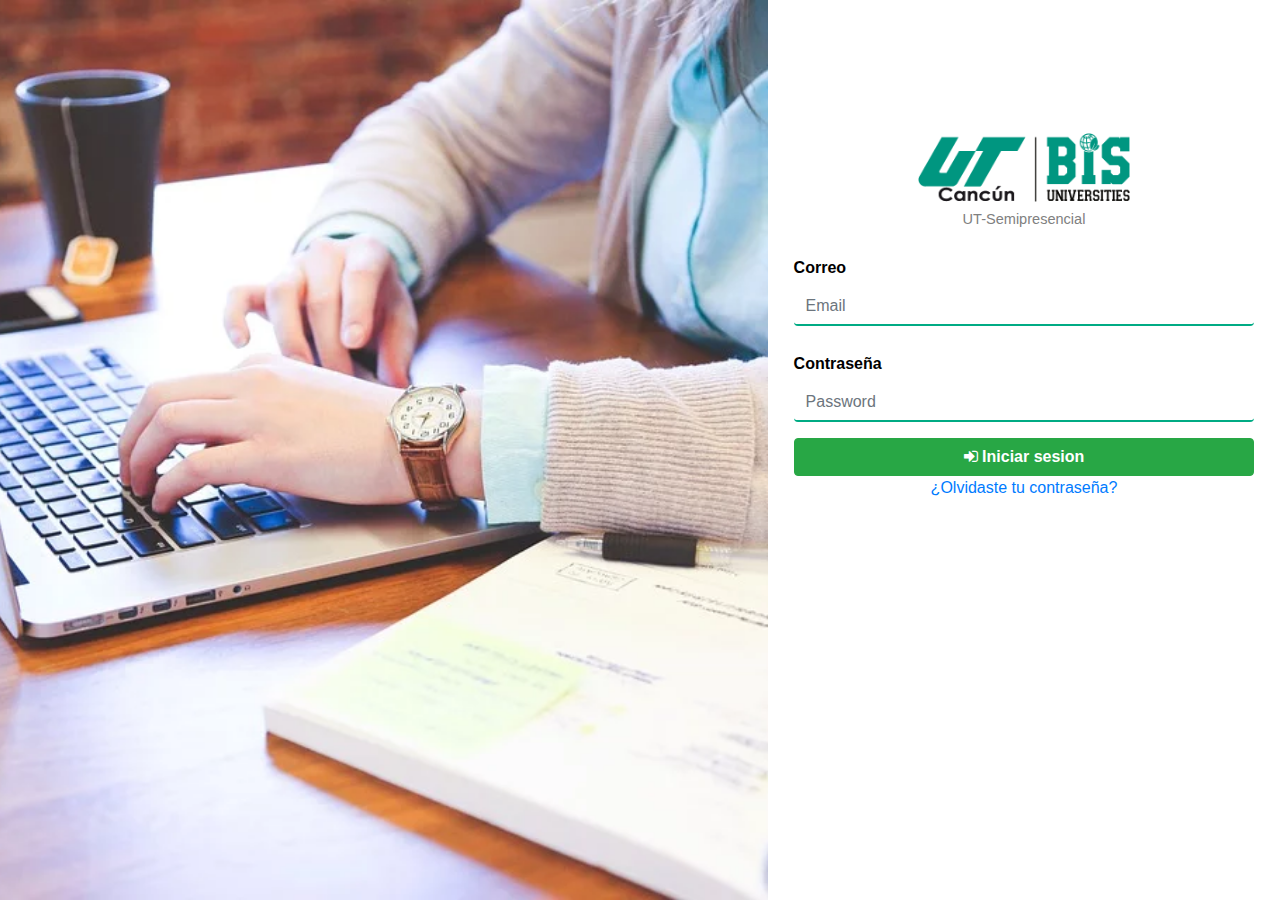
<file: index.html>
<!doctype html>


<html lang="en">

<head>
    <!-- Required meta tags -->
    <meta charset="utf-8">
    <meta name="viewport" content="width=device-width, initial-scale=1, shrink-to-fit=no">

    <!-- Bootstrap CSS -->
    <link rel="stylesheet" href="https://stackpath.bootstrapcdn.com/bootstrap/4.3.1/css/bootstrap.min.css" integrity="sha384-ggOyR0iXCbMQv3Xipma34MD+dH/1fQ784/j6cY/iJTQUOhcWr7x9JvoRxT2MZw1T" crossorigin="anonymous">
    <link rel="stylesheet" href="https://cdnjs.cloudflare.com/ajax/libs/font-awesome/4.7.0/css/font-awesome.min.css">
    <link rel="stylesheet" href="https://maxcdn.bootstrapcdn.com/bootstrap/4.0.0/css/bootstrap.min.css">
    <script src="https://ajax.googleapis.com/ajax/libs/jquery/3.3.1/jquery.min.js"></script>
    <link href="https://fonts.googleapis.com/icon?family=Material+Icons" rel="stylesheet">
    <link rel="stylesheet" href="https://fonts.googleapis.com/icon?family=Material+Icons">
    <link rel="stylesheet" href="css/styleLogin.css">
    <title>Login</title>
</head>

<body>

    <div class="main-box">

        <div class="box-left"></div>

        <div class="box-right text-center">

            <div class="login-from">
                <img id="imgLogo" src="img/logo.png">
                <p id="p">UT-Semipresencial</p>

                <div class="loginBox">
<!-- action="check-login.php" method="post" -->
                    <form >
                        <div class="form-group">
                            <label class="label"><b>Correo</b></label>
                            <input type="email" class="form-control input" name="email" placeholder="Email" required>
                        </div>
                        <div class="form-group">
                            <label class="label"><b>Contraseña</b></label>
                            <input type="password" class="form-control input" name="password" placeholder="Password" required>
                        </div>
                        <button type="submit" class="btn btn-success btn-block" id="btn-login"><i class="fa fa-sign-in" aria-hidden="true" href="Inicio.html">
								</i>
								<b >Iniciar sesion</b>
							</button>
                    </form>
                    <!-- Collapse a form when user click Lost your password? link-->
                    <p><a href="#showForm" data-toggle="collapse" aria-expanded="false" aria-controls="collapse">¿Olvidaste tu contraseña?</a></p>
                    <div class="collapse" id="showForm">
                        <div class='well'>
                            <form action="password-recovery.php" method="post">
                                <div class="form-group">
                                    <input type="email" class="form-control" name="email" placeholder="Enter the email associated with the password." required>
                                </div>
                                <button type="submit" class="btn btn-dark">Recover Password</button>
                            </form>
                        </div>
                    </div>

                    <!-- <hr><p>¿Quieres crear una cuenta? <a href="index.html" title="Create an account">crear cuenta</a>.</p>								 -->
                </div>
                <!-- /.loginBox -->

            </div>

        </div>
    </div>

    <!-- Optional JavaScript -->
    <!-- jQuery first, then Popper.js, then Bootstrap JS -->
    <script type="text/javascript ">
        function mostrarPassword2() {
            var cambio = document.getElementById("password ");
            if (cambio.type == "password ") {
                cambio.type = "text ";
                $('.icon').removeClass('fa fa-eye-slash').addClass('fa fa-eye');
            } else {
                cambio.type = "password ";
                $('.icon').removeClass('fa fa-eye').addClass('fa fa-eye-slash');
            }
        }

        $(document).ready(function() {
            //CheckBox mostrar contraseña
            $('#ShowPassword2').click(function() {
                $('#Password').attr('type', $(this).is(':checked') ? 'text' : 'password');
            });
        });
    </script>
    <script src="https://code.jquery.com/jquery-3.3.1.slim.min.js " integrity="sha384-q8i/X+965DzO0rT7abK41JStQIAqVgRVzpbzo5smXKp4YfRvH+8abtTE1Pi6jizo " crossorigin="anonymous "></script>
    <script src="https://cdnjs.cloudflare.com/ajax/libs/popper.js/1.14.7/umd/popper.min.js " integrity="sha384-UO2eT0CpHqdSJQ6hJty5KVphtPhzWj9WO1clHTMGa3JDZwrnQq4sF86dIHNDz0W1 " crossorigin="anonymous "></script>
    <script src="https://stackpath.bootstrapcdn.com/bootstrap/4.3.1/js/bootstrap.min.js " integrity="sha384-JjSmVgyd0p3pXB1rRibZUAYoIIy6OrQ6VrjIEaFf/nJGzIxFDsf4x0xIM+B07jRM " crossorigin="anonymous "></script>
</body>

</html>
</file>
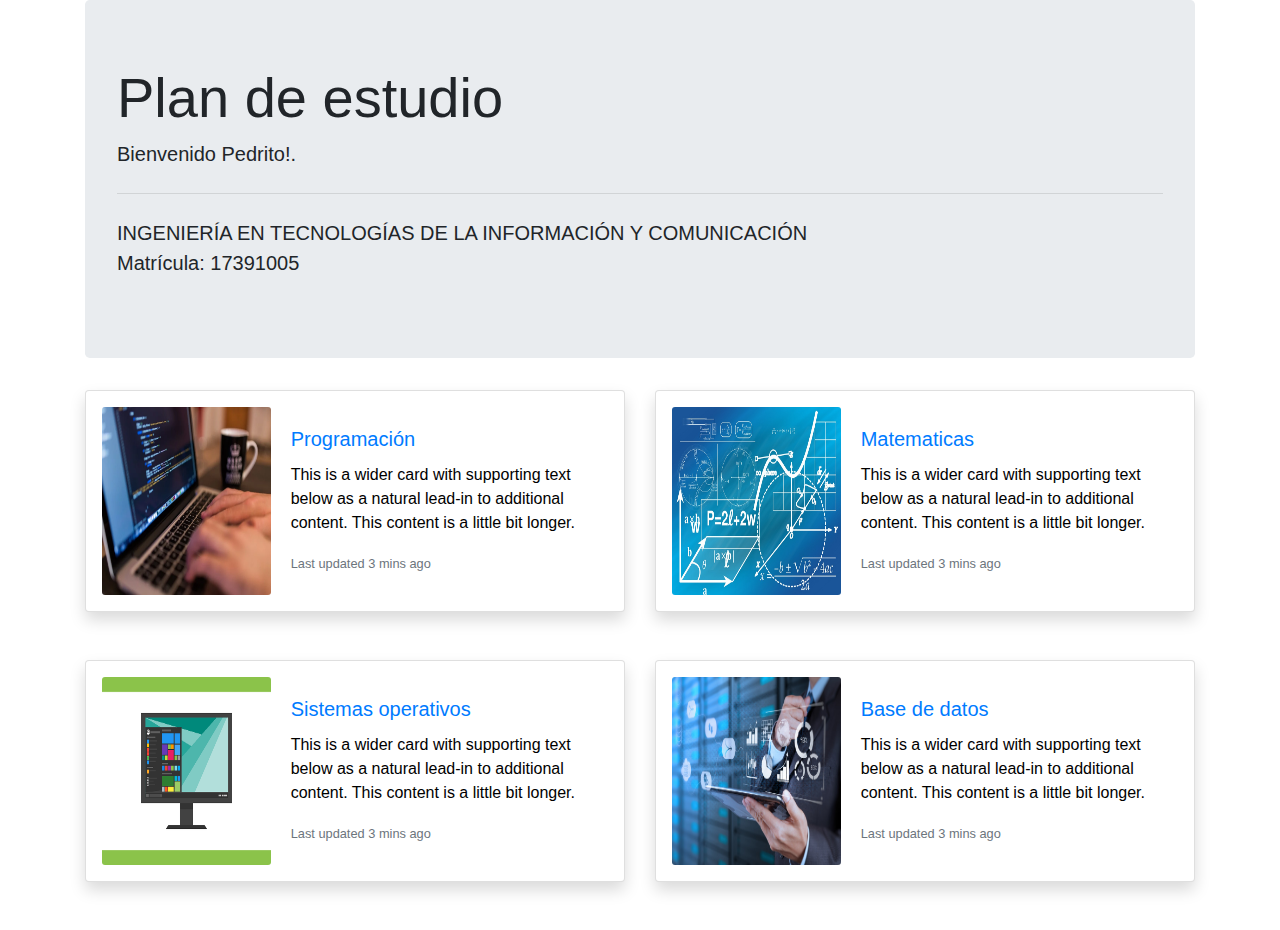
<file: Inicio.html>
<!doctype html>
<html lang="en">

<head>
    <!-- Required meta tags -->
    <meta charset="utf-8">
    <meta name="viewport" content="width=device-width, initial-scale=1, shrink-to-fit=no">

    <!-- Bootstrap CSS -->
    <link rel="stylesheet" href="https://stackpath.bootstrapcdn.com/bootstrap/4.4.1/css/bootstrap.min.css" integrity="sha384-Vkoo8x4CGsO3+Hhxv8T/Q5PaXtkKtu6ug5TOeNV6gBiFeWPGFN9MuhOf23Q9Ifjh" crossorigin="anonymous">
    <link rel="stylesheet" href="../css/styleInicio.css">
    <title>Plan de estudio</title>
</head>

<body>

    <div class="container">

        <div class="jumbotron">
            <h1 class="display-4">Plan de estudio</h1>
            <p class="lead">Bienvenido Pedrito!.</p>
            <hr class="my-4">
            <p class="lead">INGENIERÍA EN TECNOLOGÍAS DE LA INFORMACIÓN Y COMUNICACIÓN</br>
                Matrícula: 17391005</p>
        </div>

        <div class="row">
            <div class="col-6">
                <a href="#" class="text-decoration-none">
                    <div class="card mb-3" style="max-width: 540px;">
                        <div class="row no-gutters">
                            <div class="col-md-4">
                                <img src="../img/programacion.webp" class="card-img" alt="...">
                            </div>
                            <div class="col-md-8">
                                <div class="card-body">
                                    <h5 class="card-title">Programación</h5>
                                    <p class="card-text">This is a wider card with supporting text below as a natural lead-in to additional content. This content is a little bit longer.</p>
                                    <p class="card-text"><small class="text-muted">Last updated 3 mins ago</small></p>
                                </div>
                            </div>
                        </div>
                    </div>
                </a>
            </div>
            <div class="col-6">
                <a href="#" class="text-decoration-none">
                    <div class="card mb-3" style="max-width: 540px;">
                        <div class="row no-gutters">
                            <div class="col-md-4">
                                <img src="../img/matematicas.jpg" class="card-img" alt="...">
                            </div>
                            <div class="col-md-8">
                                <div class="card-body">
                                    <h5 class="card-title">Matematicas</h5>
                                    <p class="card-text">This is a wider card with supporting text below as a natural lead-in to additional content. This content is a little bit longer.</p>
                                    <p class="card-text"><small class="text-muted">Last updated 3 mins ago</small></p>
                                </div>
                            </div>
                        </div>
                    </div>
                </a>
            </div>
            <div class="col-6">
                <a href="#" class="text-decoration-none">
                    <div class="card mb-3" style="max-width: 540px;">
                        <div class="row no-gutters">
                            <div class="col-md-4">
                                <img src="../img/so.webp" class="card-img" alt="...">
                            </div>
                            <div class="col-md-8">
                                <div class="card-body">
                                    <h5 class="card-title">Sistemas operativos</h5>
                                    <p class="card-text">This is a wider card with supporting text below as a natural lead-in to additional content. This content is a little bit longer.</p>
                                    <p class="card-text"><small class="text-muted">Last updated 3 mins ago</small></p>
                                </div>
                            </div>
                        </div>
                    </div>
                </a>
            </div>
            <div class="col-6">
                <a href="#" class="text-decoration-none">
                    <div class="card" style="max-width: 540px;">
                        <div class="row no-gutters">
                            <div class="col-md-4">
                                <img src="../img/basedatos.jpg" class="card-img" alt="...">
                            </div>
                            <div class="col-md-8">
                                <div class="card-body">
                                    <h5 class="card-title">Base de datos</h5>
                                    <p class="card-text">This is a wider card with supporting text below as a natural lead-in to additional content. This content is a little bit longer.</p>
                                    <p class="card-text"><small class="text-muted">Last updated 3 mins ago</small></p>
                                </div>
                            </div>
                        </div>
                    </div>
                </a>
            </div>
        </div>
        <!-- </div> -->
    </div>

    <!-- Optional JavaScript -->
    <!-- jQuery first, then Popper.js, then Bootstrap JS -->
    <script src="https://code.jquery.com/jquery-3.4.1.slim.min.js" integrity="sha384-J6qa4849blE2+poT4WnyKhv5vZF5SrPo0iEjwBvKU7imGFAV0wwj1yYfoRSJoZ+n" crossorigin="anonymous"></script>
    <script src="https://cdn.jsdelivr.net/npm/popper.js@1.16.0/dist/umd/popper.min.js" integrity="sha384-Q6E9RHvbIyZFJoft+2mJbHaEWldlvI9IOYy5n3zV9zzTtmI3UksdQRVvoxMfooAo" crossorigin="anonymous"></script>
    <script src="https://stackpath.bootstrapcdn.com/bootstrap/4.4.1/js/bootstrap.min.js" integrity="sha384-wfSDF2E50Y2D1uUdj0O3uMBJnjuUD4Ih7YwaYd1iqfktj0Uod8GCExl3Og8ifwB6" crossorigin="anonymous"></script>
</body>

</html>
</file>
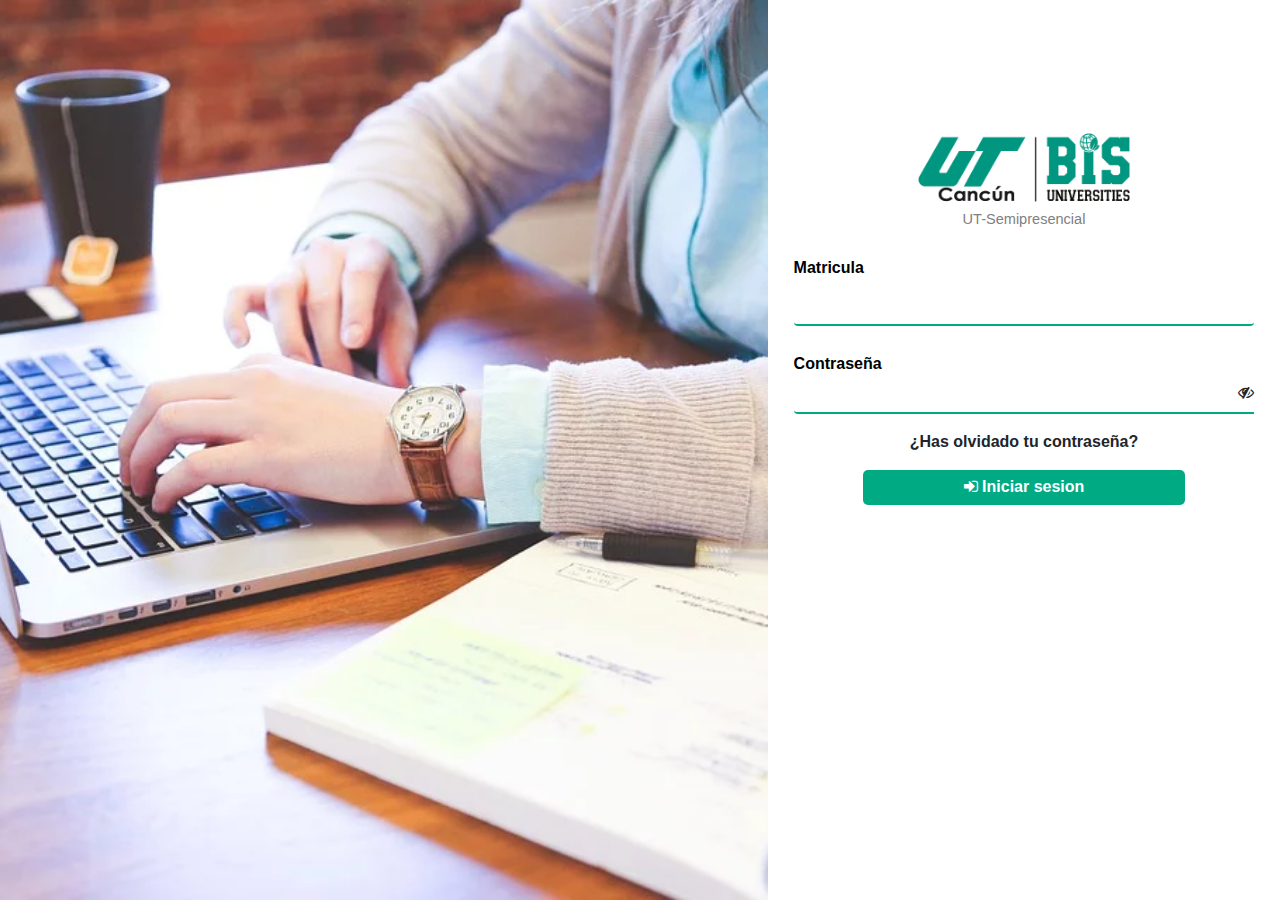
<file: login.html>
<!doctype html>
<html lang="en">

<head>
    <!-- Required meta tags -->
    <meta charset="utf-8">
    <meta name="viewport" content="width=device-width, initial-scale=1, shrink-to-fit=no">
    <link rel="stylesheet" href="styleLogin.css">
    <!-- Bootstrap CSS -->
    <link rel="stylesheet" href="https://stackpath.bootstrapcdn.com/bootstrap/4.3.1/css/bootstrap.min.css" integrity="sha384-ggOyR0iXCbMQv3Xipma34MD+dH/1fQ784/j6cY/iJTQUOhcWr7x9JvoRxT2MZw1T" crossorigin="anonymous">
    <link rel="stylesheet" href="https://cdnjs.cloudflare.com/ajax/libs/font-awesome/4.7.0/css/font-awesome.min.css">
    <link rel="stylesheet" href="https://maxcdn.bootstrapcdn.com/bootstrap/4.0.0/css/bootstrap.min.css">
    <script src="https://ajax.googleapis.com/ajax/libs/jquery/3.3.1/jquery.min.js"></script>
    <link href="https://fonts.googleapis.com/icon?family=Material+Icons" rel="stylesheet">
    <link rel="stylesheet" href="https://fonts.googleapis.com/icon?family=Material+Icons">
    <title>Login</title>
</head>

<body>

    <div class="main-box">

        <div class="box-left"></div>

        <div class="box-right text-center">

            <div class="login-from">
                <img id="imgLogo" src="img/logo.png">
                <p id="p">UT-Semipresencial</p>
                <div class="form-group">
                    <label class="label"><b>Matricula</b></label>
                    <input type="number" class="form-control input">
                </div>


                <div class="form-group">
                    <label class="label"><b>Contraseña</b></label>
                    <div class="input-group">
                        <input id="password" type=" Password " Class="form-control ">
                        <div class="input-group-append ">
                            <span id="ojo " onclick="mostrarPassword2() " class="fa fa-eye-slash icon input "></span>
                        </div>
                    </div>
                </div>
                <p><strong>¿Has olvidado tu contraseña?</strong></p>
                <button type="button " name="button " id="buton ">
                 
                  <!-- <span class="material-icons" >input </span> -->
                  <i class="fa fa-sign-in" aria-hidden="true"></i>
                    <b >Iniciar sesion</b>
                    
                </button>
                <br>
                <br>

            </div>

        </div>
    </div>

    <!-- Optional JavaScript -->
    <!-- jQuery first, then Popper.js, then Bootstrap JS -->
    <script type="text/javascript ">
        function mostrarPassword2() {
            var cambio = document.getElementById("password ");
            if (cambio.type == "password ") {
                cambio.type = "text ";
                $('.icon').removeClass('fa fa-eye-slash').addClass('fa fa-eye');
            } else {
                cambio.type = "password ";
                $('.icon').removeClass('fa fa-eye').addClass('fa fa-eye-slash');
            }
        }

        $(document).ready(function() {
            //CheckBox mostrar contraseña
            $('#ShowPassword2').click(function() {
                $('#Password').attr('type', $(this).is(':checked') ? 'text' : 'password');
            });
        });
    </script>
    <script src="https://code.jquery.com/jquery-3.3.1.slim.min.js " integrity="sha384-q8i/X+965DzO0rT7abK41JStQIAqVgRVzpbzo5smXKp4YfRvH+8abtTE1Pi6jizo " crossorigin="anonymous "></script>
    <script src="https://cdnjs.cloudflare.com/ajax/libs/popper.js/1.14.7/umd/popper.min.js " integrity="sha384-UO2eT0CpHqdSJQ6hJty5KVphtPhzWj9WO1clHTMGa3JDZwrnQq4sF86dIHNDz0W1 " crossorigin="anonymous "></script>
    <script src="https://stackpath.bootstrapcdn.com/bootstrap/4.3.1/js/bootstrap.min.js " integrity="sha384-JjSmVgyd0p3pXB1rRibZUAYoIIy6OrQ6VrjIEaFf/nJGzIxFDsf4x0xIM+B07jRM " crossorigin="anonymous "></script>
</body>

</html>
</file>
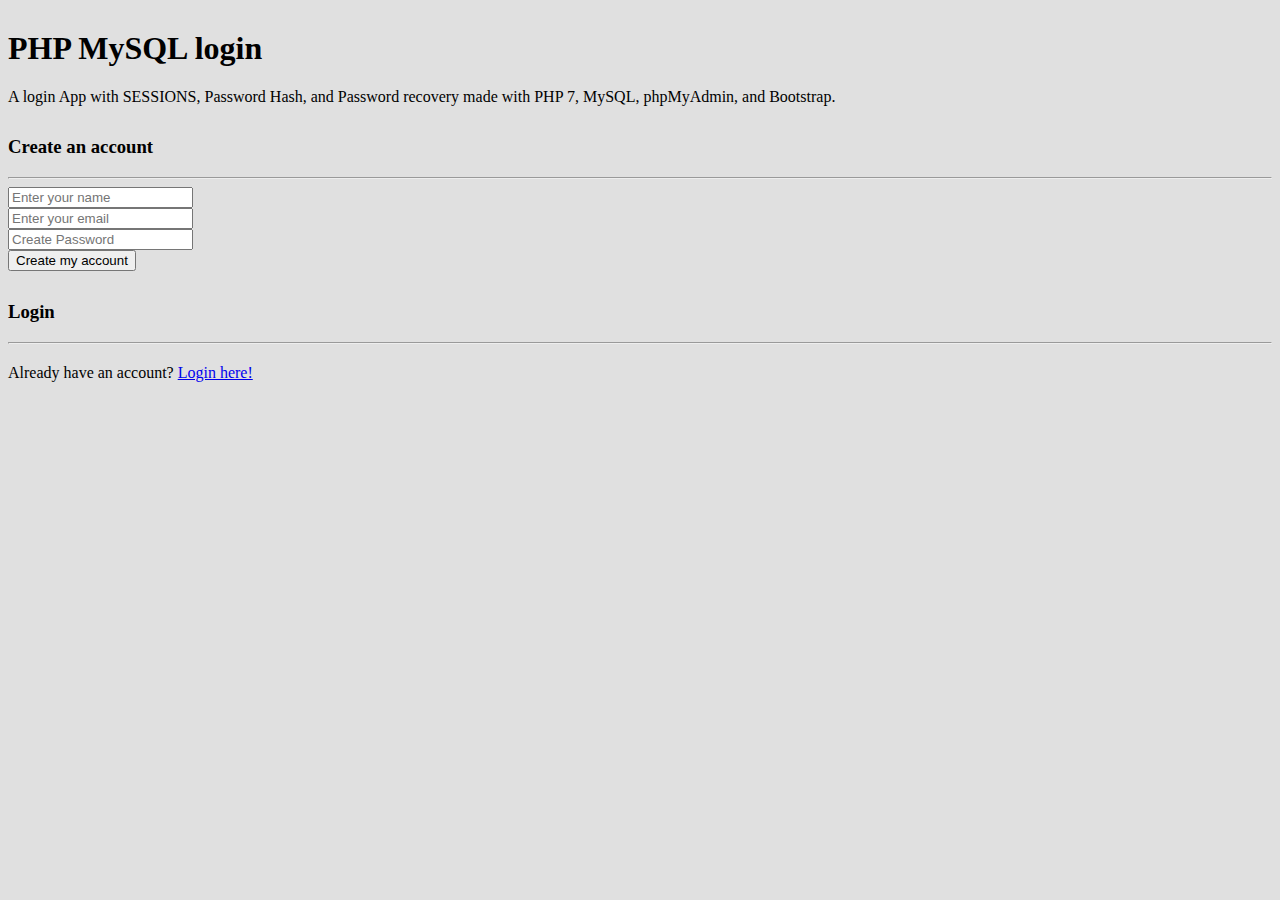
<file: register.html>
<!doctype html>

<html lang="en">
  <head>
    <title>Create an account or Login</title>
    
	<!-- Required meta tags -->
    <meta charset="utf-8">
    <meta name="viewport" content="width=device-width, initial-scale=1, shrink-to-fit=no">

    <!-- Bootstrap CSS -->
		<link rel="stylesheet" href="https://maxcdn.bootstrapcdn.com/bootstrap/4.0.0-beta.2/css/bootstrap.min.css" integrity="sha384-PsH8R72JQ3SOdhVi3uxftmaW6Vc51MKb0q5P2rRUpPvrszuE4W1povHYgTpBfshb" crossorigin="anonymous">
		<link rel="stylesheet" href="css/custom.css">
  </head>
  <body>
  
  <div class="container">
		<div class="row">
			<div class="col-sm-12">
				<h1>PHP MySQL login</h1>
				<p>A login App with SESSIONS, Password Hash, and Password recovery made with PHP 7, MySQL, phpMyAdmin, and Bootstrap.</p>		
			</div>
	</div>
	
	<div class="row">	
		<div class="col-sm-12 col-md-6 col-lg-6">
		
		<h3>Create an account</h3><hr />
		
		<form method="post" action="create-account.php" method="POST">
			<div class="form-group">				
				<input type="text" class="form-control" name="name" placeholder="Enter your name" required>			
		  </div>
		  
		  <div class="form-group">				
				<input type="email" class="form-control" name="email" aria-describedby="emailHelp" placeholder="Enter your email" required>
			</div>
		  
		  <div class="form-group">				
				<input type="password" class="form-control" name="password" placeholder="Create Password" required>
			</div>
		  
		  <button type="submit" class="btn btn-success btn-block">Create my account</button>
		</form>		
		</div>		
		<div class="col-sm-12 col-md-6 col-lg-6">
			<h3>Login</h3><hr />
			<p>Already have an account? <a href="index.html" title="Login Here">Login here!</a></p>
		</div>
	</div>
</div>
    <!-- Optional JavaScript -->
    <!-- jQuery first, then Popper.js, then Bootstrap JS -->
    <script src="https://code.jquery.com/jquery-3.2.1.slim.min.js" integrity="sha384-KJ3o2DKtIkvYIK3UENzmM7KCkRr/rE9/Qpg6aAZGJwFDMVNA/GpGFF93hXpG5KkN" crossorigin="anonymous"></script>
    <script src="https://cdnjs.cloudflare.com/ajax/libs/popper.js/1.12.3/umd/popper.min.js" integrity="sha384-vFJXuSJphROIrBnz7yo7oB41mKfc8JzQZiCq4NCceLEaO4IHwicKwpJf9c9IpFgh" crossorigin="anonymous"></script>
    <script src="https://maxcdn.bootstrapcdn.com/bootstrap/4.0.0-beta.2/js/bootstrap.min.js" integrity="sha384-alpBpkh1PFOepccYVYDB4do5UnbKysX5WZXm3XxPqe5iKTfUKjNkCk9SaVuEZflJ" crossorigin="anonymous"></script>
 
	</body>
</html>
</file>
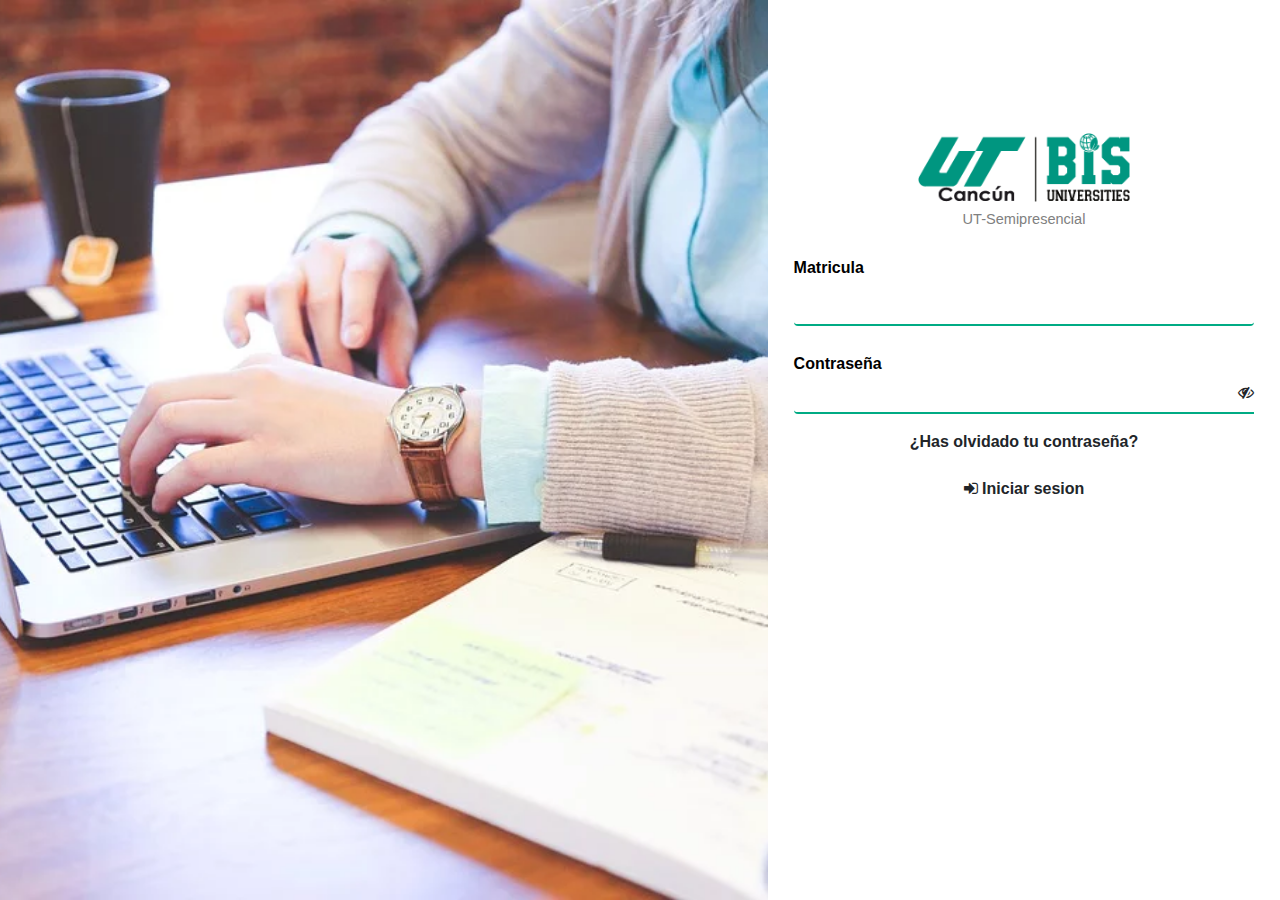
<file: vistas/login.html>
<!doctype html>
<html lang="en">

<head>
    <!-- Required meta tags -->
    <meta charset="utf-8">
    <meta name="viewport" content="width=device-width, initial-scale=1, shrink-to-fit=no">

    <!-- Bootstrap CSS -->
    <link rel="stylesheet" href="https://stackpath.bootstrapcdn.com/bootstrap/4.3.1/css/bootstrap.min.css" integrity="sha384-ggOyR0iXCbMQv3Xipma34MD+dH/1fQ784/j6cY/iJTQUOhcWr7x9JvoRxT2MZw1T" crossorigin="anonymous">
    <link rel="stylesheet" href="https://cdnjs.cloudflare.com/ajax/libs/font-awesome/4.7.0/css/font-awesome.min.css">
    <link rel="stylesheet" href="https://maxcdn.bootstrapcdn.com/bootstrap/4.0.0/css/bootstrap.min.css">
    <script src="https://ajax.googleapis.com/ajax/libs/jquery/3.3.1/jquery.min.js"></script>
    <link href="https://fonts.googleapis.com/icon?family=Material+Icons" rel="stylesheet">
    <link rel="stylesheet" href="https://fonts.googleapis.com/icon?family=Material+Icons">
    <link rel="stylesheet" href="../css/styleLogin.css">
    <title>Login</title>
</head>

<body>

    <div class="main-box">

        <div class="box-left"></div>

        <div class="box-right text-center">

            <div class="login-from">
                <img id="imgLogo" src="../img/logo.png">
                <p id="p">UT-Semipresencial</p>
                <div class="form-group">
                    <label class="label"><b>Matricula</b></label>
                    <input type="number" class="form-control input">
                </div>


                <div class="form-group">
                    <label class="label"><b>Contraseña</b></label>
                    <div class="input-group">
                        <input id="password" type=" Password " Class="form-control ">
                        <div class="input-group-append ">
                            <span id="ojo " onclick="mostrarPassword2() " class="fa fa-eye-slash icon input "></span>
                        </div>
                    </div>
                </div>
                <p><strong>¿Has olvidado tu contraseña?</strong></p>
                <a href="Index.html" class="btn" role="button" id="buton ">
                    <!-- <button> -->
                    <i class="fa fa-sign-in" aria-hidden="true"></i>
                    <b>Iniciar sesion</b>
                    <!-- </button> -->
                </a>


                <br>
                <br>

            </div>

        </div>
    </div>

    <!-- Optional JavaScript -->
    <!-- jQuery first, then Popper.js, then Bootstrap JS -->
    <script type="text/javascript ">
        function mostrarPassword2() {
            var cambio = document.getElementById("password ");
            if (cambio.type == "password ") {
                cambio.type = "text ";
                $('.icon').removeClass('fa fa-eye-slash').addClass('fa fa-eye');
            } else {
                cambio.type = "password ";
                $('.icon').removeClass('fa fa-eye').addClass('fa fa-eye-slash');
            }
        }

        $(document).ready(function() {
            //CheckBox mostrar contraseña
            $('#ShowPassword2').click(function() {
                $('#Password').attr('type', $(this).is(':checked') ? 'text' : 'password');
            });
        });
    </script>
    <script src="https://code.jquery.com/jquery-3.3.1.slim.min.js " integrity="sha384-q8i/X+965DzO0rT7abK41JStQIAqVgRVzpbzo5smXKp4YfRvH+8abtTE1Pi6jizo " crossorigin="anonymous "></script>
    <script src="https://cdnjs.cloudflare.com/ajax/libs/popper.js/1.14.7/umd/popper.min.js " integrity="sha384-UO2eT0CpHqdSJQ6hJty5KVphtPhzWj9WO1clHTMGa3JDZwrnQq4sF86dIHNDz0W1 " crossorigin="anonymous "></script>
    <script src="https://stackpath.bootstrapcdn.com/bootstrap/4.3.1/js/bootstrap.min.js " integrity="sha384-JjSmVgyd0p3pXB1rRibZUAYoIIy6OrQ6VrjIEaFf/nJGzIxFDsf4x0xIM+B07jRM " crossorigin="anonymous "></script>
</body>

</html>
</file>
<file: css/styleLogin.css>
/* @font-face{
    font-family: tringerine; nombramiento del tipo de letra
    src:url(""); realizarmo el dirrecionamiento de el font-famlily
} */

:root {
    --colorMorado: #5b0e8cff;
    --colorAzulLetras: #070707;
    --colorAzul: #003366;
    --colorGrisFondo: #d9e0e6;
    --colorMoradoBajo: #9a7ab3cc;
    --colorMoradoFondo: #5a2186cc;
    --verdeInstitucional: #00AB84;
    --negro: black;
}

.main-box {
    /* float: left; */
    width: 100%;
    height: 100%;
    /* background-color: #fff; */
    /* -webkit-box-shadow: 0px 30px 90px rgba(0, 0, 0, 0.16);
    box-shadow: 0px 30px 90px rgba(0, 0, 0, 0.16); */
    /* border-radius: 10px; */
    position: absolute;
}

.box-left {
    width: 60%;
    height: 100%;
    background-color: rgb(35, 83, 116);
    background-image: url("../img/fondo.webp");
    background-position: center;
    background-repeat: no-repeat;
    background-size: cover;
    float: left;
}

.box-right {
    width: 40%;
    height: 100%;
    float: right;
    /* background-color: rgba(202, 197, 197, 0.185); */
    padding: 2%;
    /* border-top-right-radius: 10px;
    border-bottom-right-radius: 10px; */
}

#imgLogo {
    height: 50%;
    width: 50%;
    /* padding: 8%; */
}

#p {
    /* margin-top: -12%; */
    color: gray;
    font-size: 91%;
}

.login-from {
    margin-top: 100px;
}

.label {
    float: left;
    color: var(--negro);
    margin-top: 2%;
}

.form-group .input,
#password {
    background: none;
    border: none;
    border-bottom: 2px solid var(--verdeInstitucional);
}

#ojo {
    /* background: none;
    border: none;
    border-bottom: 2px solid var(--verdeInstitucional); */
    color: gray;
    font-size: 150%;
    height: 30px;
}

#password {
    /* border: none;
    border-bottom: 2px solid var(--verdeInstitucional);
    background: none; */
    width: 90%;
    height: 30px;
}

.box-right>.login-from>button {
    width: 70%;
    height: 35px;
    border: none;
    border-radius: 5px;
    /* box-shadow: 0px 4px 13px 0px #d8df20ff; */
    color: #fff;
    background-color: var(--verdeInstitucional);
    /* background-image: url("../icon/btnIniciarSecion.png"); */
    background-repeat: no-repeat;
}

@media screen and (max-width: 950px) {
    .box-left {
        width: 50%;
        height: 100%;
        /* background-color: rgb(35, 83, 116); */
        /* background-image: url("../img/fondo2.png"); */
        background-position: center;
        background-repeat: no-repeat;
        background-size: cover;
        float: left;
    }
    .box-right {
        width: 50%;
        height: 100%;
        float: right;
        /* background-color: rgba(202, 197, 197, 0.185); */
        padding: 2%;
        border-top-right-radius: 10px;
        border-bottom-right-radius: 10px;
        /* font-family: 'fonts/poppins/Poppins-Black.ttf'; */
    }
}

@media screen and (max-width: 700px) {
    .box-left {
        display: none;
    }
    .box-right {
        width: 100%;
        height: 100%;
        float: right;
        /* background-color: rgba(202, 197, 197, 0.185); */
        padding: 2%;
        border-top-right-radius: 10px;
        border-bottom-right-radius: 10px;
        /* font-family: 'fonts/poppins/Poppins-Black.ttf';  */
    }
}
</file>
<file: css/styleInicio.css>
:root {
    --grisFooterText: #C7C8C9;
    --grisFooter: #212327;
    --verdeInstitucional: #00AB84;
    --negro: black;
    --blanco: white;
}

img {
    height: 100%;
}

p.card-text {
    text-decoration: none;
    color: var(--negro);
}

a :hover {
    background-color: var(--grisFooterText);
    color: var(--grisFooter);
    text-decoration: aqua;
    /* text-decoration: none !important; */
    /* cursor: pointer; */
    /* text-decoration-color: var(--verdeInstitucional); */
}

.card {
    box-shadow: 0 .5rem 1rem rgba(0, 0, 0, .15)!important;
    margin-bottom: 3rem!important;
    padding: 1rem!important;
}
</file>
<file: styleLogin.css>
/* @font-face{
    font-family: tringerine; nombramiento del tipo de letra
    src:url(""); realizarmo el dirrecionamiento de el font-famlily
} */

:root {
    --colorMorado: #5b0e8cff;
    --colorAzulLetras: #070707;
    --colorAzul: #003366;
    --colorGrisFondo: #d9e0e6;
    --colorMoradoBajo: #9a7ab3cc;
    --colorMoradoFondo: #5a2186cc;
    --verdeInstitucional: #00AB84;
    --negro: black;
}

.main-box {
    /* float: left; */
    width: 100%;
    height: 100%;
    /* background-color: #fff; */
    /* -webkit-box-shadow: 0px 30px 90px rgba(0, 0, 0, 0.16);
    box-shadow: 0px 30px 90px rgba(0, 0, 0, 0.16); */
    /* border-radius: 10px; */
    position: absolute;
}

.box-left {
    width: 60%;
    height: 100%;
    background-color: rgb(35, 83, 116);
    background-image: url("./img/fondo.webp");
    background-position: center;
    background-repeat: no-repeat;
    background-size: cover;
    float: left;
}

.box-right {
    width: 40%;
    height: 100%;
    float: right;
    /* background-color: rgba(202, 197, 197, 0.185); */
    padding: 2%;
    /* border-top-right-radius: 10px;
    border-bottom-right-radius: 10px; */
}

#imgLogo {
    height: 50%;
    width: 50%;
    /* padding: 8%; */
}

#p {
    /* margin-top: -12%; */
    color: gray;
    font-size: 91%;
}

.login-from {
    margin-top: 100px;
}

.label {
    float: left;
    color: var(--negro);
    margin-top: 2%;
}

.form-group .input,
#password {
    background: none;
    border: none;
    border-bottom: 2px solid var(--verdeInstitucional);
}

#ojo {
    /* background: none;
    border: none;
    border-bottom: 2px solid var(--verdeInstitucional); */
    color: gray;
    font-size: 150%;
    height: 30px;
}

#password {
    /* border: none;
    border-bottom: 2px solid var(--verdeInstitucional);
    background: none; */
    width: 90%;
    height: 30px;
}

.box-right>.login-from>button {
    width: 70%;
    height: 35px;
    border: none;
    border-radius: 5px;
    /* box-shadow: 0px 4px 13px 0px #d8df20ff; */
    color: #fff;
    background-color: var(--verdeInstitucional);
    /* background-image: url("../icon/btnIniciarSecion.png"); */
    background-repeat: no-repeat;
}

@media screen and (max-width: 950px) {
    .box-left {
        width: 50%;
        height: 100%;
        /* background-color: rgb(35, 83, 116); */
        /* background-image: url("../img/fondo2.png"); */
        background-position: center;
        background-repeat: no-repeat;
        background-size: cover;
        float: left;
    }
    .box-right {
        width: 50%;
        height: 100%;
        float: right;
        /* background-color: rgba(202, 197, 197, 0.185); */
        padding: 2%;
        border-top-right-radius: 10px;
        border-bottom-right-radius: 10px;
        /* font-family: 'fonts/poppins/Poppins-Black.ttf'; */
    }
}

@media screen and (max-width: 700px) {
    .box-left {
        display: none;
    }
    .box-right {
        width: 100%;
        height: 100%;
        float: right;
        /* background-color: rgba(202, 197, 197, 0.185); */
        padding: 2%;
        border-top-right-radius: 10px;
        border-bottom-right-radius: 10px;
        /* font-family: 'fonts/poppins/Poppins-Black.ttf';  */
    }
}
</file>
<file: css/custom.css>
/* custom style for login page */
.card {    
    padding: 15px;
    max-width: 400px;
    height: auto;
    margin: 10px auto;
    text-align: center;
}
/* /end custom style for login page */

body {
    background-color: rgb(224, 224, 224);
}

p {
    margin-top: 20px;
    margin-bottom: 10px;
}

 h1, h3 {
    margin-top: 30px;
}
</file>
